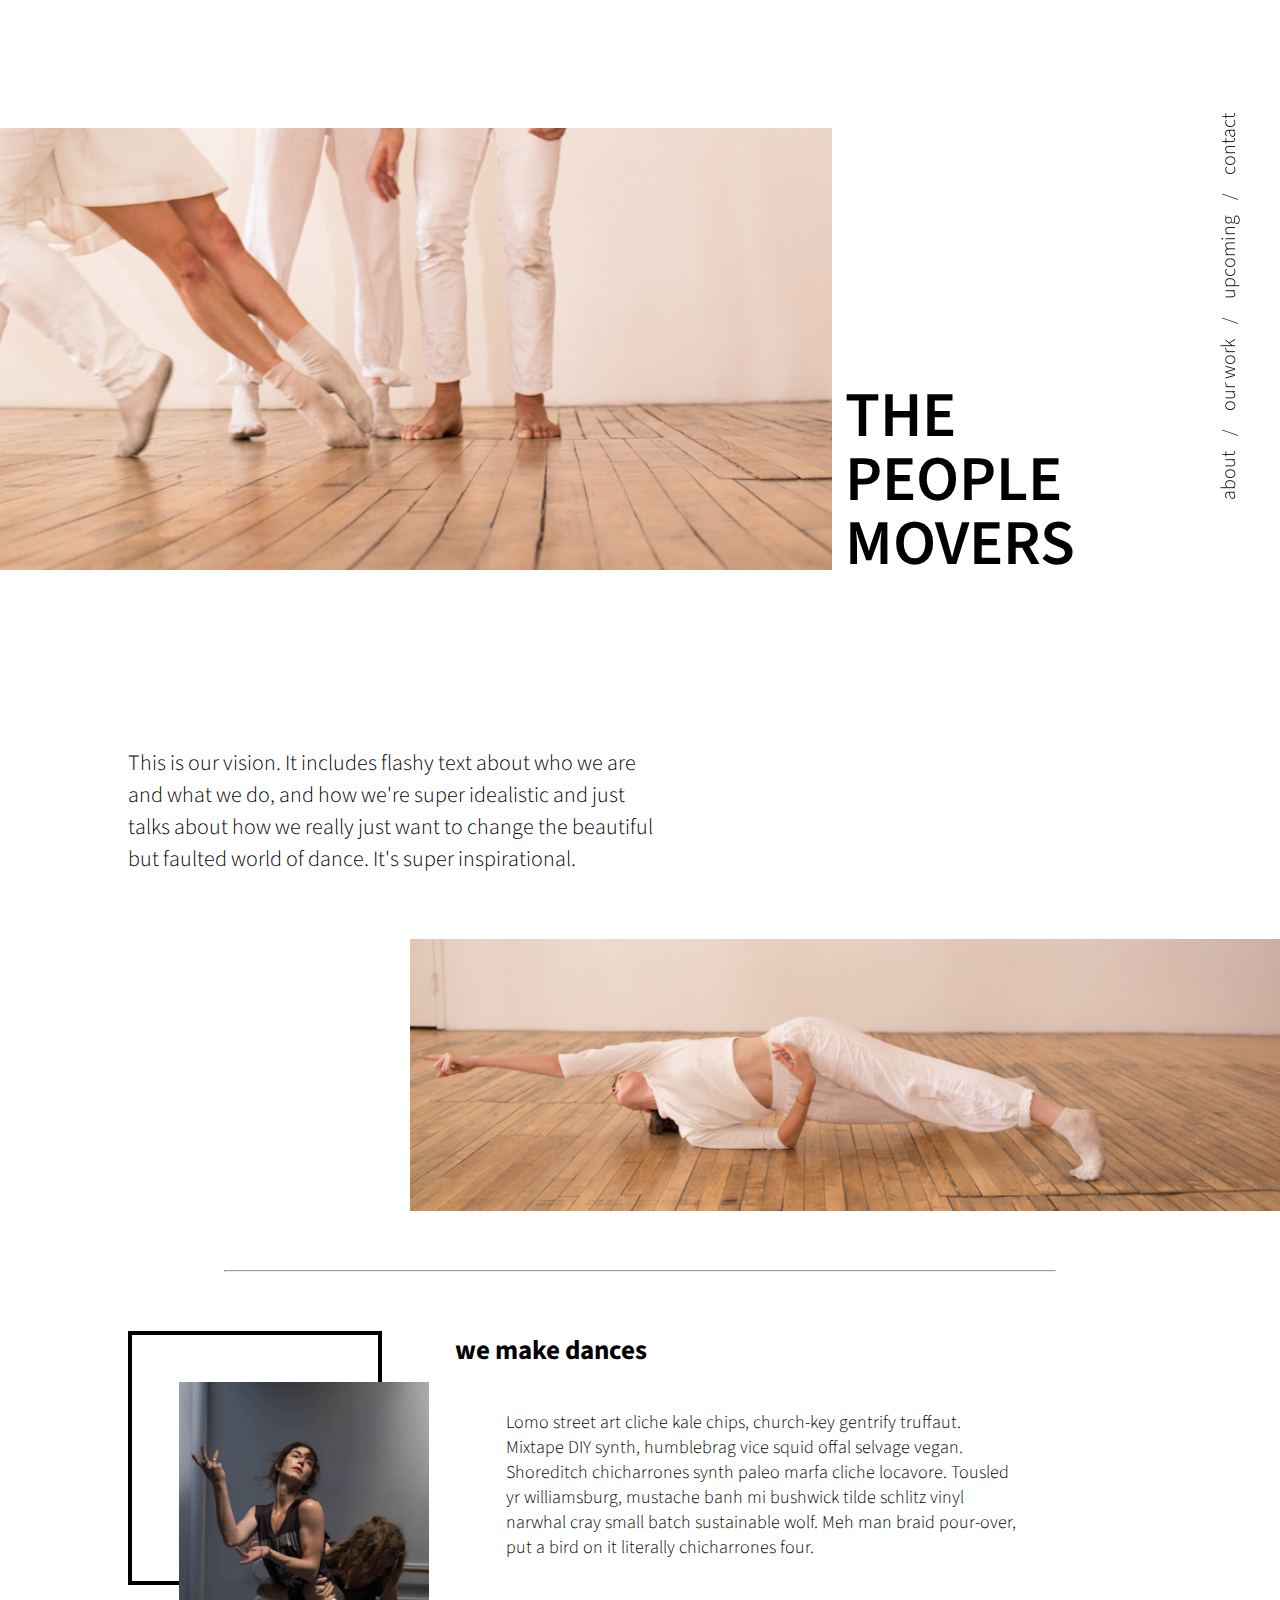
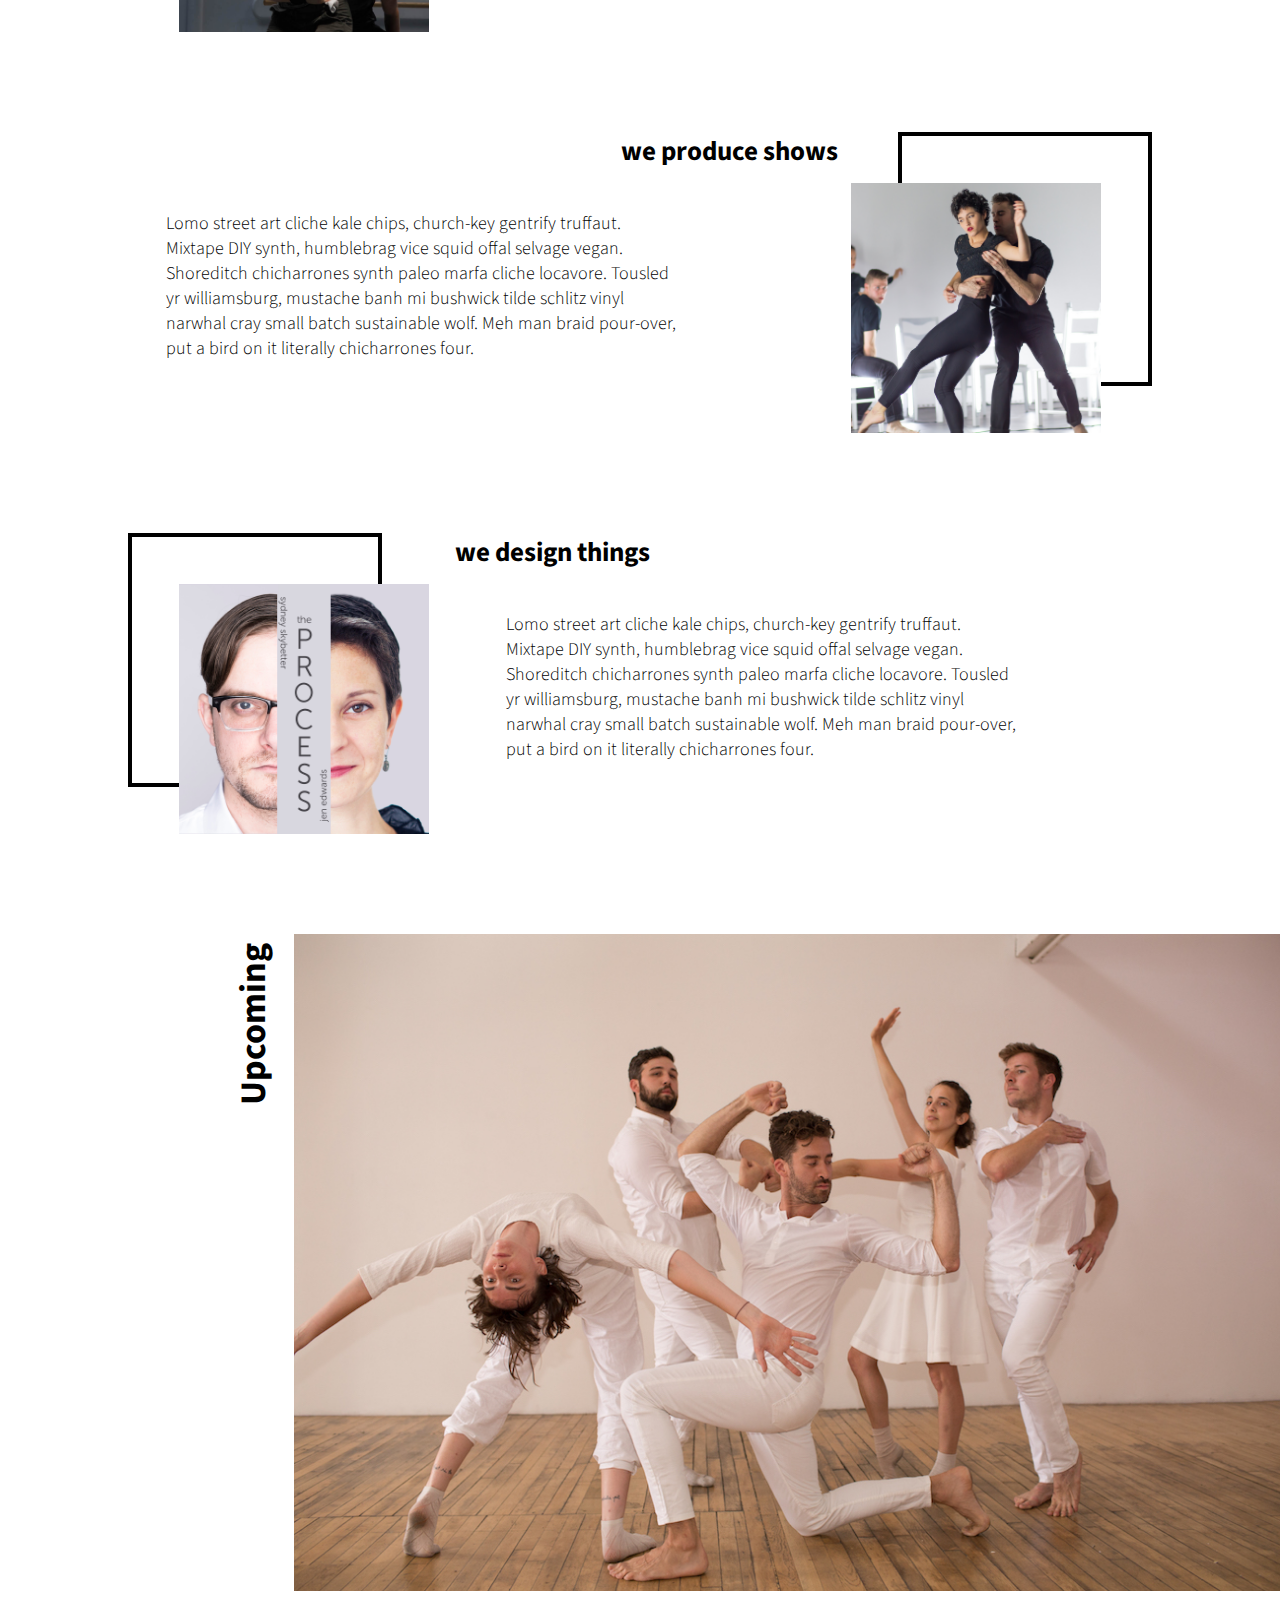
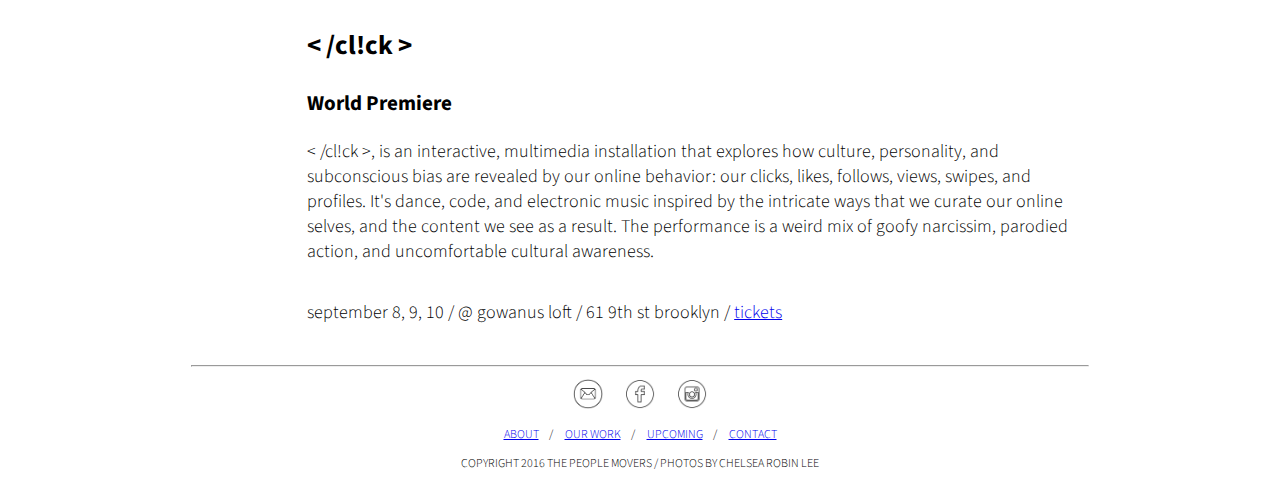
<file: index.html>
<!DOCTYPE html>
<html>
<head>
	<title>The People Movers</title>
	<meta name="author" content="Kate Ladenheim">
	<meta name="description" content="The People Movers is a movement-based production company led by Kate Ladenheim specializing in contemporary dance choreography, live event production, and digital production.">
	<meta name="viewport" content="width=device-width, initial-scale=1">

	<link rel="stylesheet" href="css/animate.min.css">
	<link rel="stylesheet" type="text/css" href="css/style.css">
	<link href="https://fonts.googleapis.com/css?family=Source+Sans+Pro:300,600" rel="stylesheet">
</head>

<body>
	<div class="container">
		<header>

				<nav id="desktop-nav">
					<ul>
						<li><a href="#">about</a></li>/
						<li><a href="#">our work</a></li>/
						<li><a href="#">upcoming</a></li>/
						<li><a href="#">contact</a></li>
					</ul>
				</nav>
				
				<div id="burger">
					<div class="line"></div>
					<div class="line"></div>
					<div class="line"></div>
				</div>

				<div class="clearfix"></div>
				
				<nav id="mobile-nav">
					<ul>
						<li><a href="#">about</a></li>
						<li><a href="#">our work</a></strong></li>
						<li><a href="#">upcoming</a></li>
						<li><a href="#">contact</a></li>
					</ul>
				</nav>

			<h1 id="mobile-h1">THE PEOPLE MOVERS</h1>

			<img src="images/TPMsite-6.jpg" id="landing-img">
			
			<h1 id="desktop-h1">THE<br>PEOPLE<br>MOVERS</h1>

		
		</header>
		
		<div class="clearfix"></div>
		
		<section id="vision">
			<div id="vision-text">
				<p>This is our vision. It includes flashy text about who we are and what we do, and how we're super idealistic and just talks about how we really just want to change the beautiful but faulted world of dance. It's super inspirational.</p>
			</div>
			<img src="images/TPMsite-2.jpg">
		</section>
		<div class="clearfix"></div>
		<hr>

		<section id="work">
			
			<div class="activity">

				<div class="image-rectangle">
					<img src="images/tpmsite-choreo.jpg" class="workImg">
					<div class="rectangle"></div>
				</div>

				<div class="activity-description">
					<h2>we make dances</h2>
					<p>Lomo street art cliche kale chips, church-key gentrify truffaut. Mixtape DIY synth, humblebrag vice squid offal selvage vegan. Shoreditch chicharrones synth paleo marfa cliche locavore. Tousled yr williamsburg, mustache banh mi bushwick tilde schlitz vinyl narwhal cray small batch sustainable wolf. Meh man braid pour-over, put a bird on it literally chicharrones four.</p>
				</div>

			</div>
			
			<div class="clearfix"></div>
			
			<div class="activity" id="production">
				
				<div class="image-rectangle">
					<img src="images/TPMsite-production.jpg" id="prodImg">
					<div id="prodRec"></div>
				</div>
				
				<div class="activity-description">	
					<h2>we produce shows</h2>
					<p>Lomo street art cliche kale chips, church-key gentrify truffaut. Mixtape DIY synth, humblebrag vice squid offal selvage vegan. Shoreditch chicharrones synth paleo marfa cliche locavore. Tousled yr williamsburg, mustache banh mi bushwick tilde schlitz vinyl narwhal cray small batch sustainable wolf. Meh man braid pour-over, put a bird on it literally chicharrones four.</p>
				</div>
			
			</div>
			
			<div class="clearfix"></div>
			
			<div class="activity">
				
				<div class="image-rectangle">
					<img src="images/TPMsite-design.jpg" class="workImg">
					<div class="rectangle"></div>
				</div>

				<div class="activity-description">
					<h2>we design things</h2>
					<p>Lomo street art cliche kale chips, church-key gentrify truffaut. Mixtape DIY synth, humblebrag vice squid offal selvage vegan. Shoreditch chicharrones synth paleo marfa cliche locavore. Tousled yr williamsburg, mustache banh mi bushwick tilde schlitz vinyl narwhal cray small batch sustainable wolf. Meh man braid pour-over, put a bird on it literally chicharrones four.</p>
				</div>
			
			</div>
			
			<div class="clearfix"></div>

		</section>

		<section id="upcoming">
			
			<div id="upcoming-image">
				<img src="images/TPMsite-1.jpg">
				<h1>Upcoming</h1>
			</div>
			
			<div class="clearfix"></div>
			
			<div class="upcoming-info">
				<h2>< /cl!ck ></h2>
				<h3>World Premiere</h3>
				<p>< /cl!ck >, is an interactive, multimedia installation that explores how culture, personality, and subconscious bias are revealed by our online behavior: our clicks, likes, follows, views, swipes, and profiles. It's dance, code, and electronic music inspired by the intricate ways that we curate our online selves, and the content we see as a result. The performance is a weird mix of goofy narcissim, parodied action, and uncomfortable cultural awareness.</p>
				<div id="click-details">
					<p>september 8, 9, 10  /  @ gowanus loft  /  61 9th st brooklyn  /  <a href="http://clickinstallation.eventbrite.com" target="_blank">tickets</a></p>
				</div>
			</div>

		</section>

		<div class="clearfix"></div>

		<footer>

			<hr>

			<ul>
				<li><a href="mailto:kate@peoplemoversdance.com" target="_blank"><img src="images/email.png" class="icon"></a></li>
				<li><a href="http://www.facebook.com/thepeoplemovers" target="_blank"><img src="images/facebook.png" class="icon"></a></li>
				<li><a href="http://www.instagram.com/_peoplemovers" target="_blank"><img src="images/instagram.png" class="icon"></a></li>
			</ul>
			
			<ul>
				<li><a href="#">about</a></li>/
				<li><a href="#">our work</a></li>/
				<li><a href="#">upcoming</a></li>/
				<li><a href="#">contact</a></li>
			</ul>
			
			<p class="footerText">Copyright 2016 The People Movers / Photos by Chelsea Robin Lee</p>
		</footer>

	</div>

	<script src="https://code.jquery.com/jquery-2.2.2.min.js"></script>
	<script src="js/app.js"></script>
</body>
</html>
</file>
<file: css/style.css>
.clearfix:after {
	visibility: hidden;
	display: block;
	font-size: 0;
	content: " ";
	clear: both;
	height: 0;
	}

body {
	width: 100%;
	margin: 0 auto;
	font-family: 'Source Sans Pro', sans-serif;
	font-weight: 300;
	font-size: 18px;
}

.container {
	width: 100%;
	height: 100%
	margin: 0 auto;
}

#mobile-h1 {
	display: none;
}

header h1 {
	font-size: 5vw;
    line-height: 1em;
    font-weight: 600;
    text-align: left;
    float: left;
    margin-top: 30vw;
    padding-left: 1vw;
}

header img {
	padding-top: 10vw;
	padding-left: 0px; 
	width: 65%;
	float: left;
}

/*************** NAV ***************/

#desktop-nav {
	position: fixed;
    right: 0;
    top: 0;
    margin-right: 4vw;
    margin-top: 4vw;
    transform-origin: 100% 50%;
	/* Safari */
	-webkit-transform: rotate(-90deg);
	/* Firefox */
	-moz-transform: rotate(-90deg);
	/* IE */
	-ms-transform: rotate(-90deg);
	/* Opera */
	-o-transform: rotate(-90deg);
	/* Internet Explorer */
	filter: progid:DXImageTransform.Microsoft.BasicImage(rotation=3);
}

#desktop-nav ul {
  list-style-type: none;
}

#desktop-nav li {
  display: inline-block;
  padding: 15px;
}

#desktop-nav a {
  font-size: 20px;
  text-transform: lowercase;
  text-decoration: none;
  color: black;
}

#desktop-nav a:hover {
	color: #ba0913;
}

/*************** MOBILE NAV ***************/

#mobile-nav {
	display: none;
}

#mobile-nav ul {
	list-style-type: none;
}

#mobile-nav li {
	text-align: right;
	display: block;
	padding: 15px;
}

#mobile-nav a {
	font-size: 20px;
	text-transform: lowercase;
	text-decoration: none;
	color: black;
}

#mobile-nav a:hover {
	color: #ba0913;
}

#burger {
	display: none;
	float: right;
	margin: 20px 20px 0 0;
}

.line {
	border: 1px solid black;
	width: 25px;
	margin-top: 5px;
}


hr {
	margin-right: 17.5vw;
	margin-left: 17.5vw;
}



#vision-text {
	margin-left: 10vw;
    margin-top: 10vw;
    margin-bottom: 5vw;
    width: 42vw;
    text-align: left;
    font-size: 22px;
}

#vision img {
	margin: 0;
	float: right;
	width: 68%;
	padding-bottom: 50px;
}

#work {
	padding-top: 50px;
}

.activity {
	padding-bottom: 12vw;
}

.rectangle {
    border-width: 4px;
    border-color: rgb(0, 0, 0);
    border-style: solid;
    background-color: rgb(255, 255, 255);
    width: 246px;
    height: 246px;
    content: ".";
    position: absolute;
    display: inline-block;
    float: left;
    left: 10vw;
    z-index: -1;
}

.workImg {
	position: relative;
	width: 250px;
    float: left;
    left: 14vw;
    top: 4vw;
}

.activity h2 {
	display: inline-block;
    float: left;
    margin-top: 0;
    margin-left: 16vw;
}

.activity p {
	display: inline-block;
    margin-left: 20vw;
    width: 40vw;
}

#prodRec {
    border-width: 4px;
    border-color: rgb(0, 0, 0);
    border-style: solid;
    background-color: rgb(255, 255, 255);
    width: 246px;
    height: 246px;
    content: ".";
    position: absolute;
    display: inline-block;
    float: right;
    right: 10vw;
    z-index: -1;
}

#prodImg {
	position: relative;
	width: 250px;
    float: right;
    right: 14vw;
    top: 4vw;
}

#production h2 {
	display: inline;
    float: right;
    margin-top: 0;
    margin-right: 15vw;
}

#production p {
	display: inline-block;
    margin-left: 13vw;
    width: 40vw;
}

#upcoming-image h1 {
	float: right;
	transform-origin: 75% 50%;
	/* Safari */
	-webkit-transform: rotate(-90deg);
	/* Firefox */
	-moz-transform: rotate(-90deg);
	/* IE */
	-ms-transform: rotate(-90deg);
	/* Opera */
	-o-transform: rotate(-90deg);
	/* Internet Explorer */
	filter: progid:DXImageTransform.Microsoft.BasicImage(rotation=3);
}

#upcoming-image {
	overflow: auto;
    display: inline;
}

#upcoming img {
	float: right;
    display: inline-block;
    width: 77vw;
}

.upcoming-info {
	margin-left: 23vw;
    width: 60vw;
    text-align: left;
    padding: 1vw;
}

#click-details p {
	display: inline-block;
	padding-bottom: 10px;
}

.icon {
	height: 30px;
}

footer {
	text-align: center;
	font-size: 12px;
	text-transform: uppercase;
	margin-bottom: 25px;
}

footer hr {
	width: 70%;
	margin: 0 auto;
}

footer ul {
	list-style-type: none;
	padding: 0;
}

footer li {
	display: inline-block;
    padding-right: 10px;
    padding-left: 10px;
    text-decoration: none;
}


/******************* BEGIN MEDIA QUERIES ******************/ 

@media screen and (max-width: 1024px) {

	#burger {
		display: block;
	}

	#desktop-nav {
		display: none;
	}

	#mobile-nav {
		display: block;
	}
}

@media screen and (max-width: 850px) {

	#desktop-h1 {
		display: none;
	}

	#mobile-h1 {
		display: block;
		margin-top: 2vw;
	}

	header img {
		padding-top: 0;
		width: 75%;
	}

	#vision-text {
		margin-left: 15vw;
		margin-right: 15vw;
		width: 70vw;
	}

	#vision img {
		width: 85%;
	}

	.image-rectangle {
		height: 75vw;
	}

	.workImg {
		width: 60vw;
    	left: 25vw;
    	top: 10vw;
	}

	.rectangle {
		width: 60vw;
    	height: 60vw;
    	left: 15vw;
	}

	.activity h2 {
		display: block;
		margin-left: 15vw;
		float: none;
	}
	
	.activity p {
		display: block;
		margin-left: 15vw;
		width: 70vw;
		float: none;
	}

	#prodImg {
		width: 60vw;
    	left: 25vw;
    	top: 10vw;
    	float: none;
	}

	#prodRec {
		width: 60vw;
    	height: 60vw;
    	left: 15vw;
	}

	#production h2 {
		display: block;
		margin-left: 15vw;
		float: none;
	}
	
	#production p {
		display: block;
		margin-left: 15vw;
		width: 70vw;
		float: none;
	}

}

@media screen and (max-width: 515px) {
	#upcoming img {
    width: 70vw;
}

}



/*

width: 100%;
max-width: ***px;
box-sizing: border-box;

USE TRANSITION PROPERTY TO PAD MEDIA QUERIES** NOT ANIMATIONS

*/
</file>
